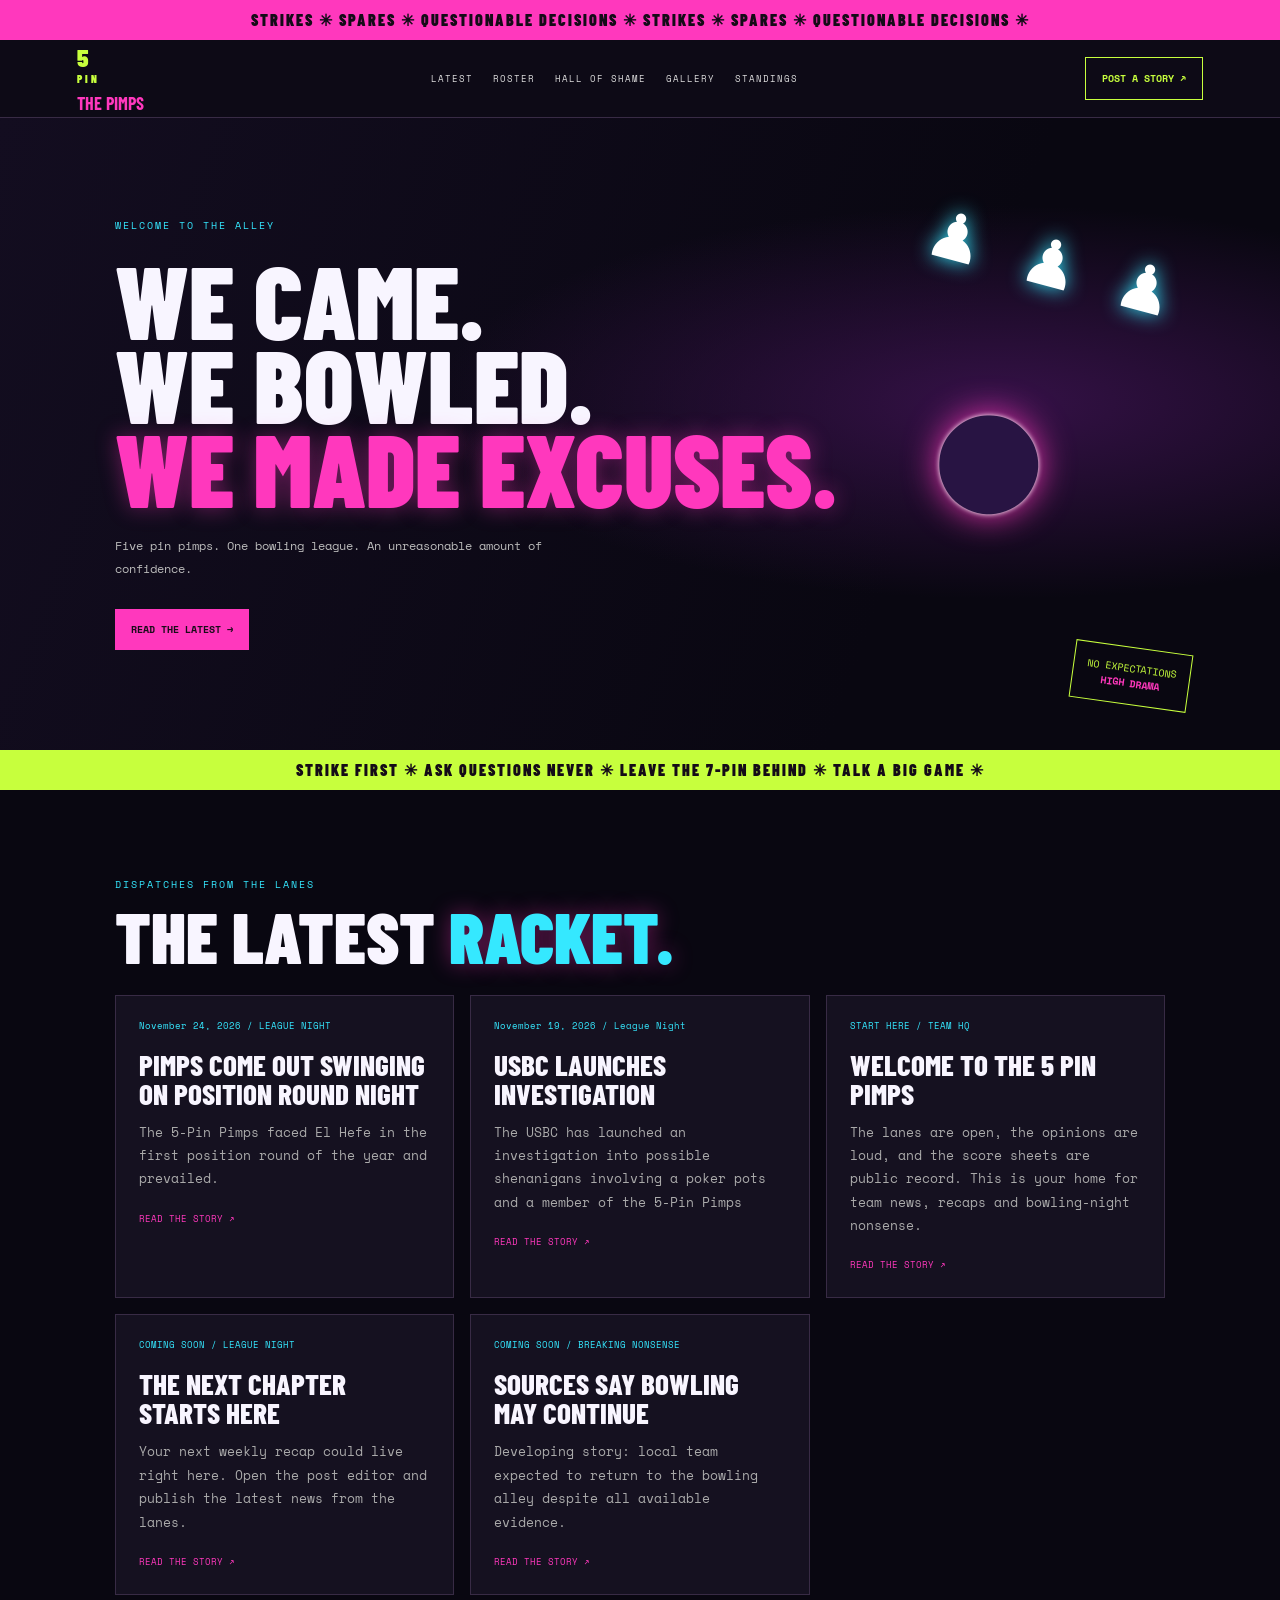
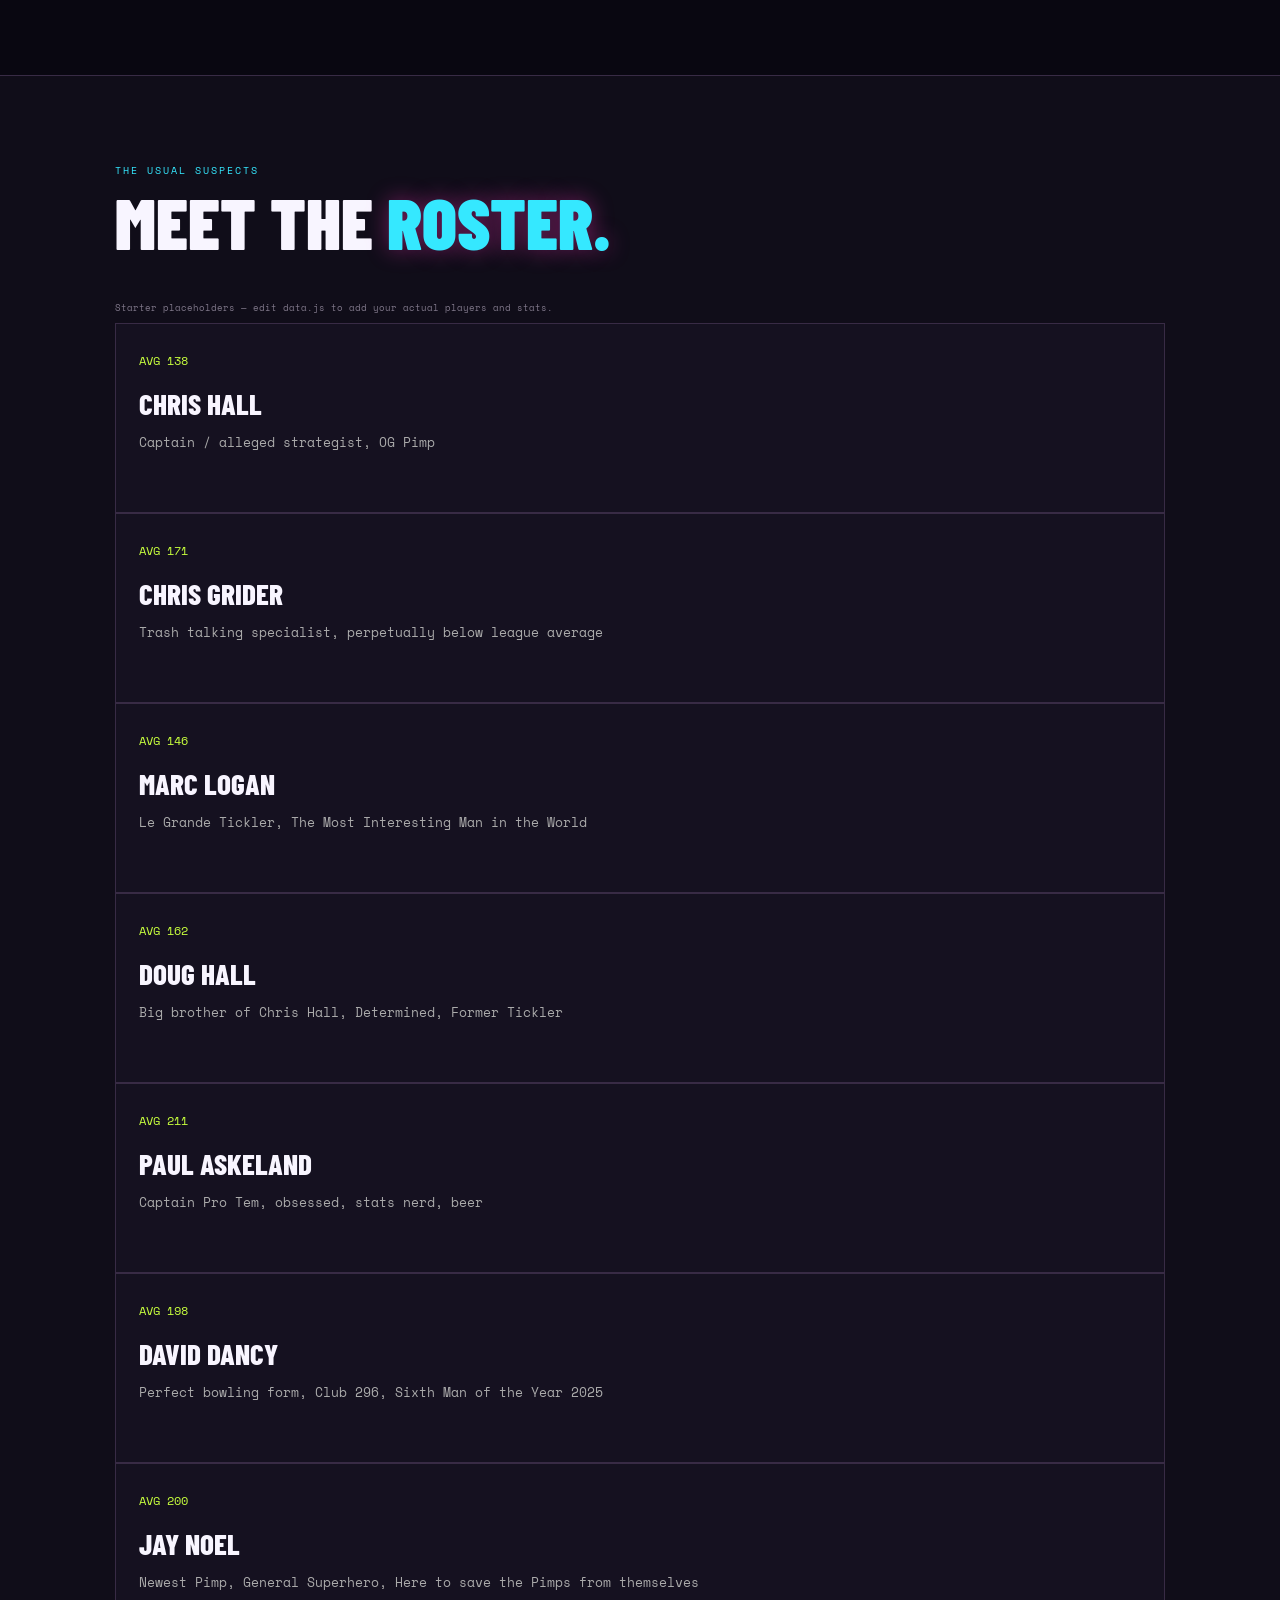
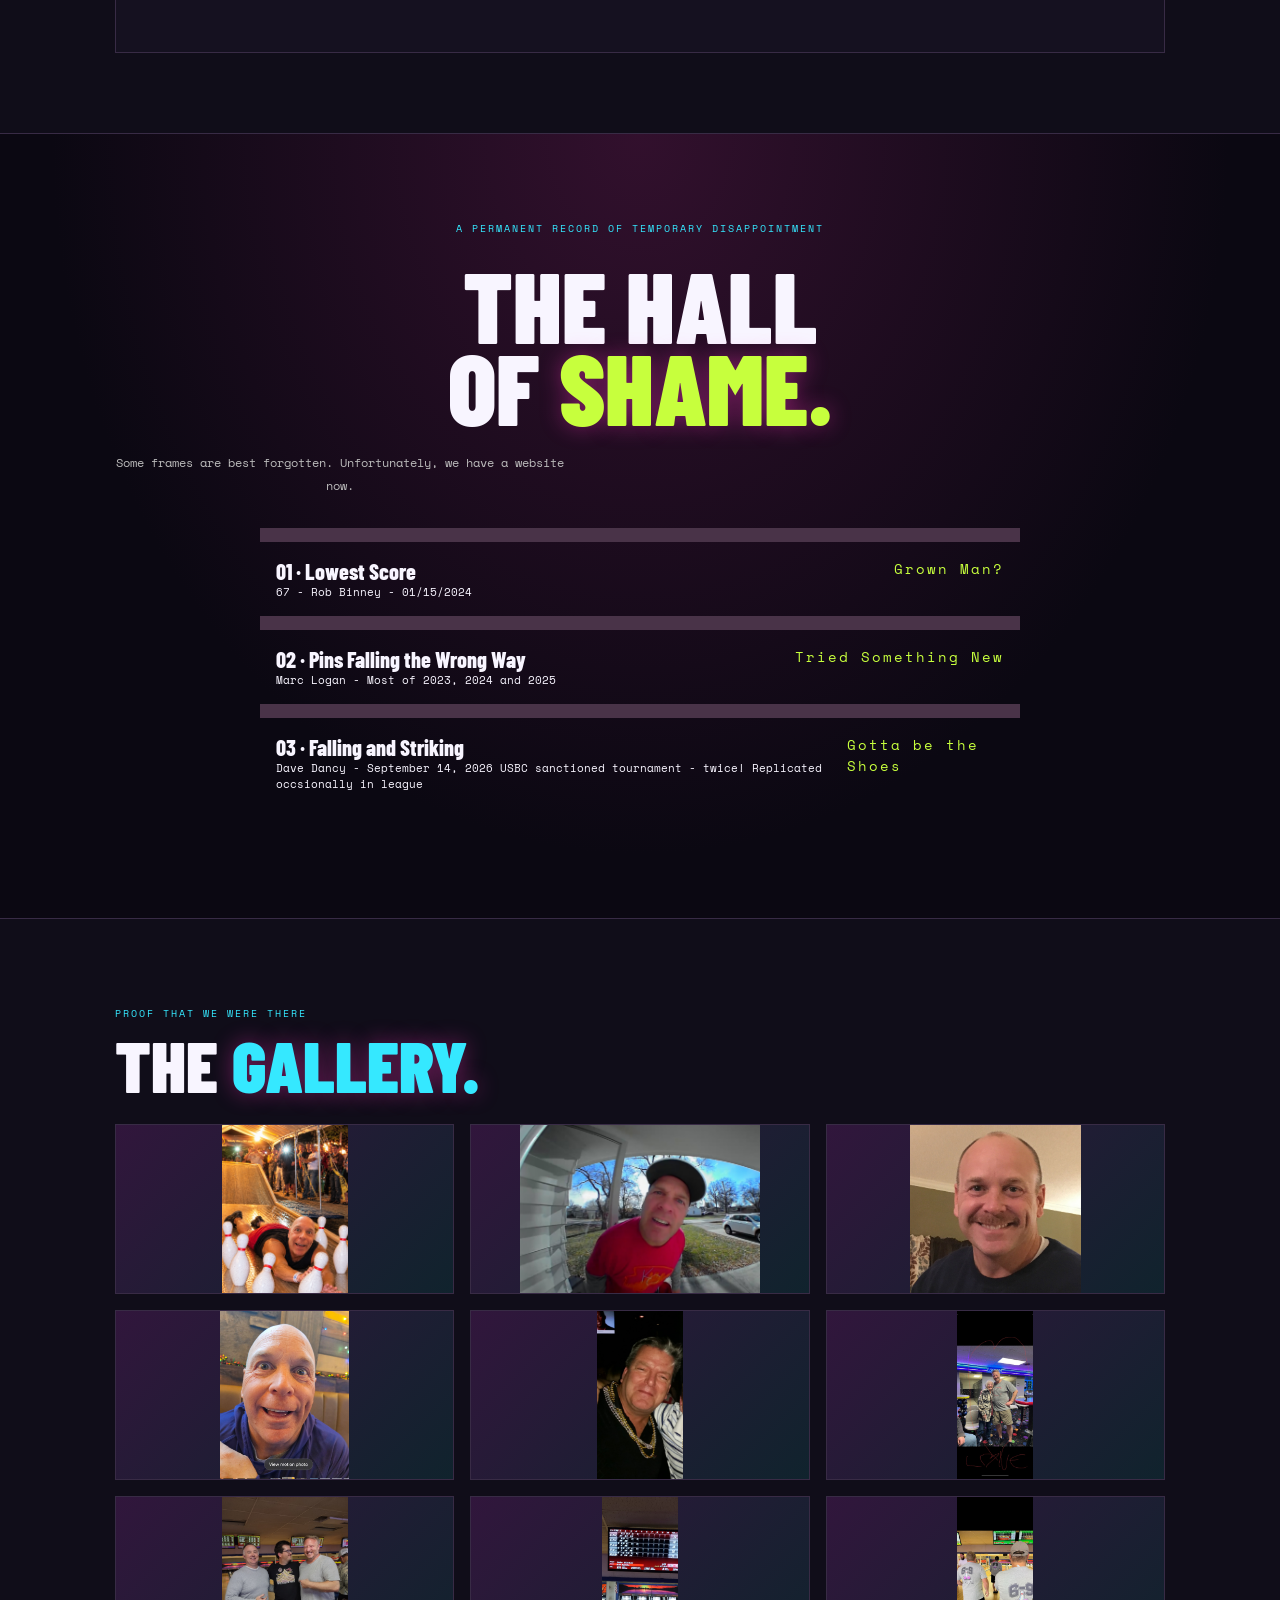
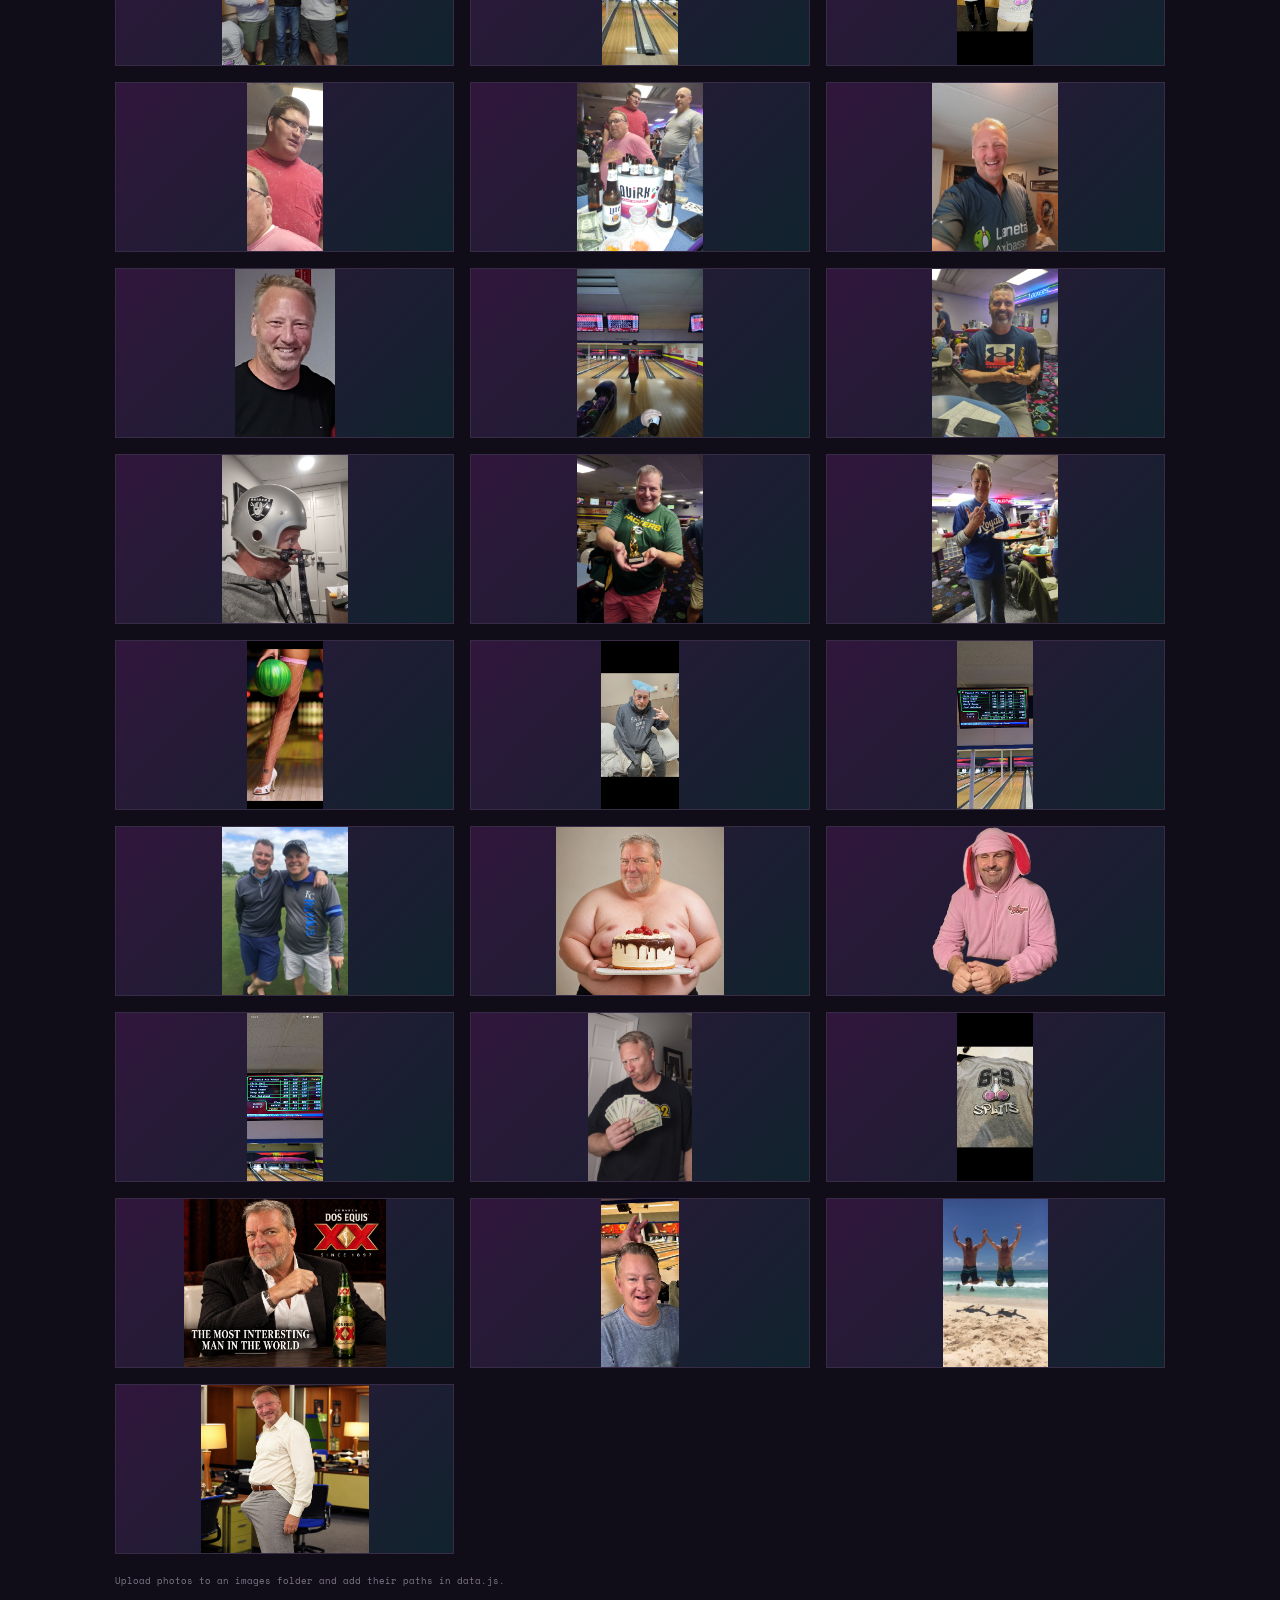
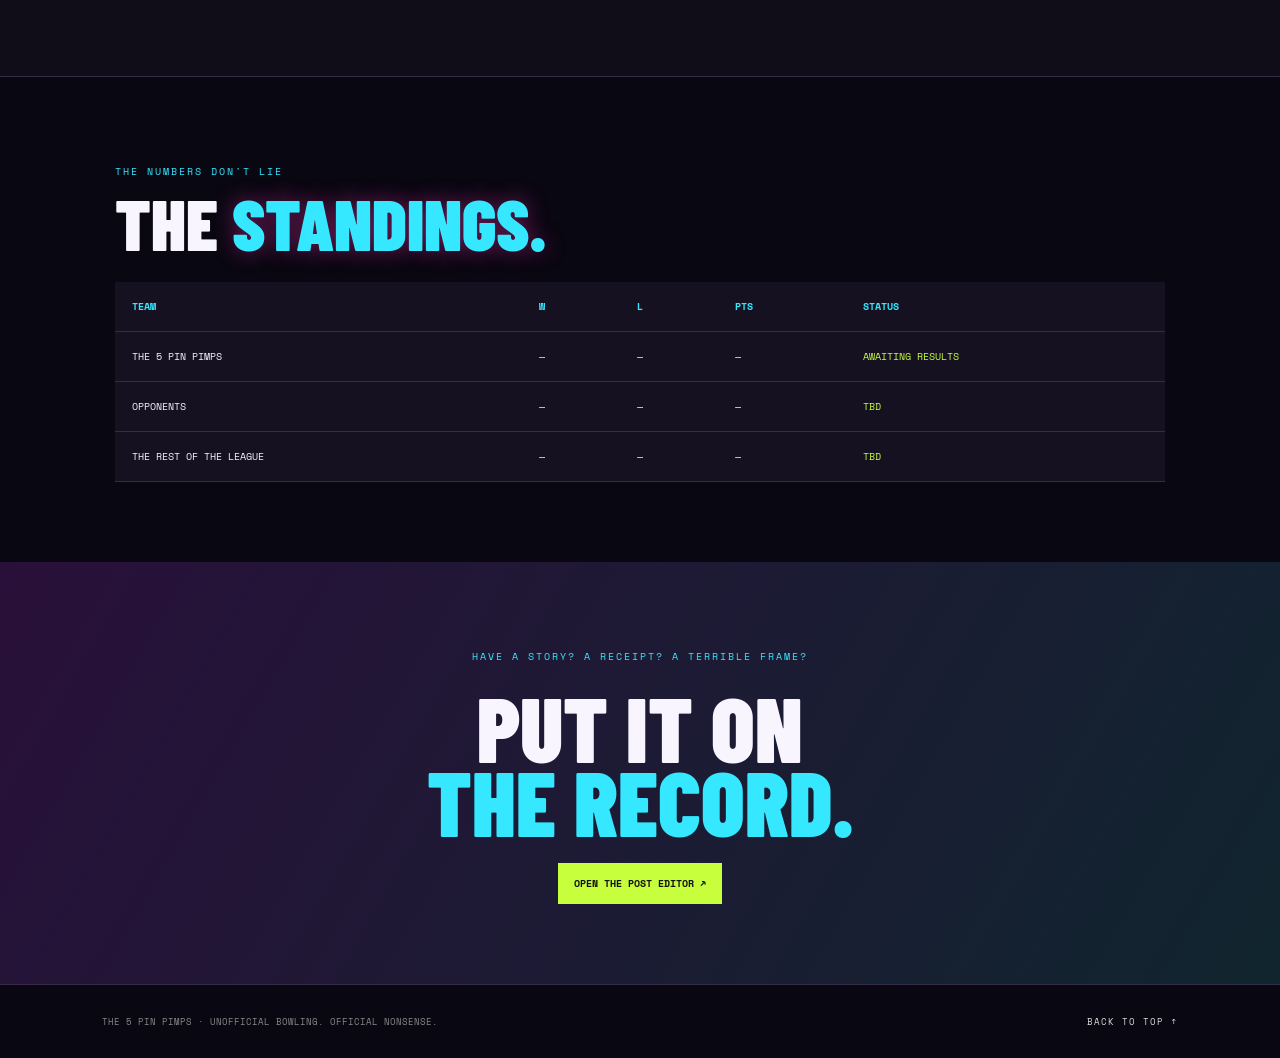
<file: index.html>
<!doctype html><html lang="en"><head><meta charset="utf-8"><meta name="viewport" content="width=device-width,initial-scale=1"><title>The 5 Pin Pimps</title><link rel="stylesheet" href="style.css"></head><body>
<div class="ticker">STRIKES ✳ SPARES ✳ QUESTIONABLE DECISIONS ✳ STRIKES ✳ SPARES ✳ QUESTIONABLE DECISIONS ✳</div>
<header><a class="logo" href="#">5<span>PIN</span> <b>THE PIMPS</b></a><nav><a href="#news">LATEST</a><a href="#roster">ROSTER</a><a href="#shame">HALL OF SHAME</a><a href="#gallery">GALLERY</a><a href="#standings">STANDINGS</a></nav><a class="button" href="editor.html">POST A STORY ↗</a></header>
<section class="hero"><div class="eyebrow">WELCOME TO THE ALLEY</div><h1>WE CAME.<br>WE BOWLED.<br><em>WE MADE EXCUSES.</em></h1><p>Five pin pimps. One bowling league. An unreasonable amount of confidence.</p><a class="button pink" href="#news">READ THE LATEST →</a><div class="ball">●</div><div class="pin-art">♟ ♟ ♟</div><div class="stamp">NO EXPECTATIONS<br><b>HIGH DRAMA</b></div></section>
<div class="ticker lime">STRIKE FIRST ✳ ASK QUESTIONS NEVER ✳ LEAVE THE 7-PIN BEHIND ✳ TALK A BIG GAME ✳</div>
<section id="news"><div class="heading"><small>DISPATCHES FROM THE LANES</small><h2>THE LATEST <em>RACKET.</em></h2></div><div id="posts" class="cards"></div></section>
<section id="roster" class="dark"><div class="heading"><small>THE USUAL SUSPECTS</small><h2>MEET THE <em>ROSTER.</em></h2></div><div id="roster" class="cards roster"></div><p class="hint">Starter placeholders — edit data.js to add your actual players and stats.</p></section>
<section id="shame" class="shame"><small>A PERMANENT RECORD OF TEMPORARY DISAPPOINTMENT</small><h2>THE HALL<br>OF <em>SHAME.</em></h2><p>Some frames are best forgotten. Unfortunately, we have a website now.</p><div id="shame-list"></div></section>
<section id="gallery" class="dark"><div class="heading"><small>PROOF THAT WE WERE THERE</small><h2>THE <em>GALLERY.</em></h2></div><div id="gallery-list" class="cards"></div><p class="hint">Upload photos to an images folder and add their paths in data.js.</p></section>
<section id="standings"><div class="heading"><small>THE NUMBERS DON'T LIE</small><h2>THE <em>STANDINGS.</em></h2></div><div class="tablewrap"><table><thead><tr><th>TEAM</th><th>W</th><th>L</th><th>PTS</th><th>STATUS</th></tr></thead><tbody id="table"></tbody></table></div></section>
<section class="closer"><small>HAVE A STORY? A RECEIPT? A TERRIBLE FRAME?</small><h2>PUT IT ON<br><em>THE RECORD.</em></h2><a class="button limebtn" href="editor.html">OPEN THE POST EDITOR ↗</a></section>
<footer>THE 5 PIN PIMPS · UNOFFICIAL BOWLING. OFFICIAL NONSENSE. <a href="#">BACK TO TOP ↑</a></footer>
<script src="data.js"></script><script src="posts.js"></script><script src="app.js"></script></body></html>
</file>
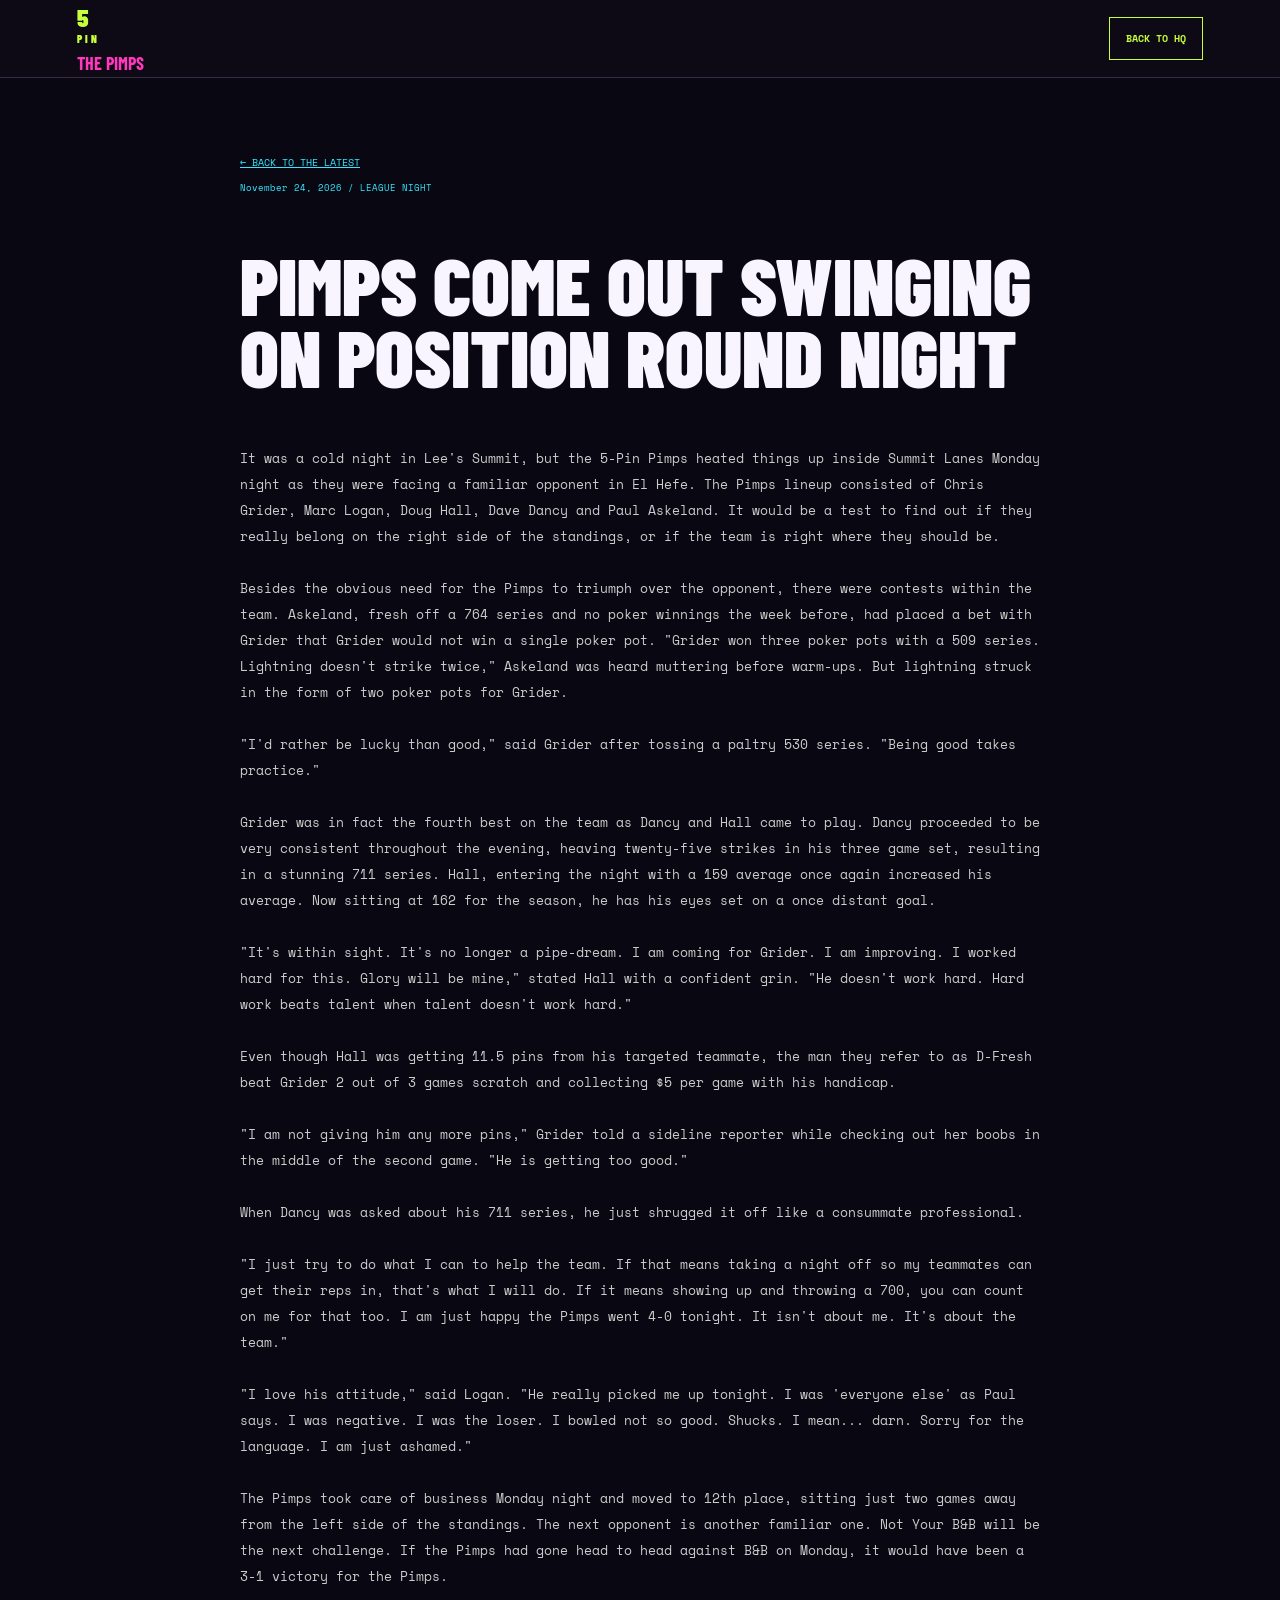
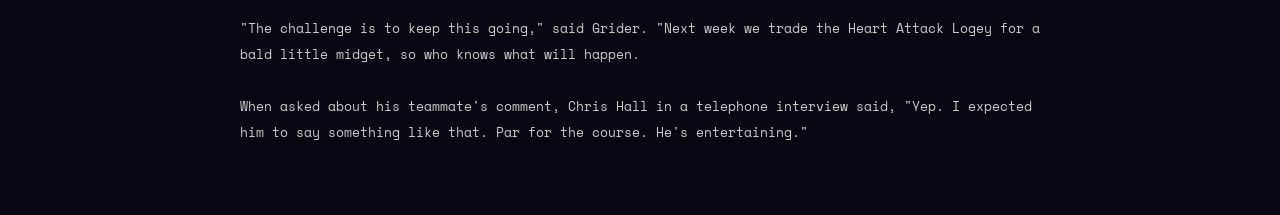
<file: article.html>
<!doctype html><html><head><meta charset="utf-8"><meta name="viewport" content="width=device-width,initial-scale=1"><title>Story — The 5 Pin Pimps</title><link rel="stylesheet" href="style.css"><style>main{max-width:850px;margin:70px auto;padding:0 25px;min-height:65vh}h1{font:900 clamp(45px,8vw,80px)/.9 'Barlow Condensed';text-transform:uppercase}.body{white-space:pre-wrap;color:#ccc;font-size:13px;line-height:2}.back{color:var(--cyan);font-size:10px}</style></head><body><header><a class="logo" href="index.html">5<span>PIN</span> <b>THE PIMPS</b></a><a class="button" href="index.html">BACK TO HQ</a></header><main><a class="back" href="index.html#news">← BACK TO THE LATEST</a><p id="meta" class="meta"></p><h1 id="title">Loading...</h1><div id="body" class="body"></div></main><script src="posts.js"></script><script>let p=PIMP_POSTS[Number(new URLSearchParams(location.search).get('id'))];if(p){document.title=p.title;document.getElementById('meta').textContent=p.date+' / '+p.category;document.getElementById('title').textContent=p.title;document.getElementById('body').textContent=p.body||p.excerpt}else{document.getElementById('title').textContent='Story not found'}</script></body></html>
</file>
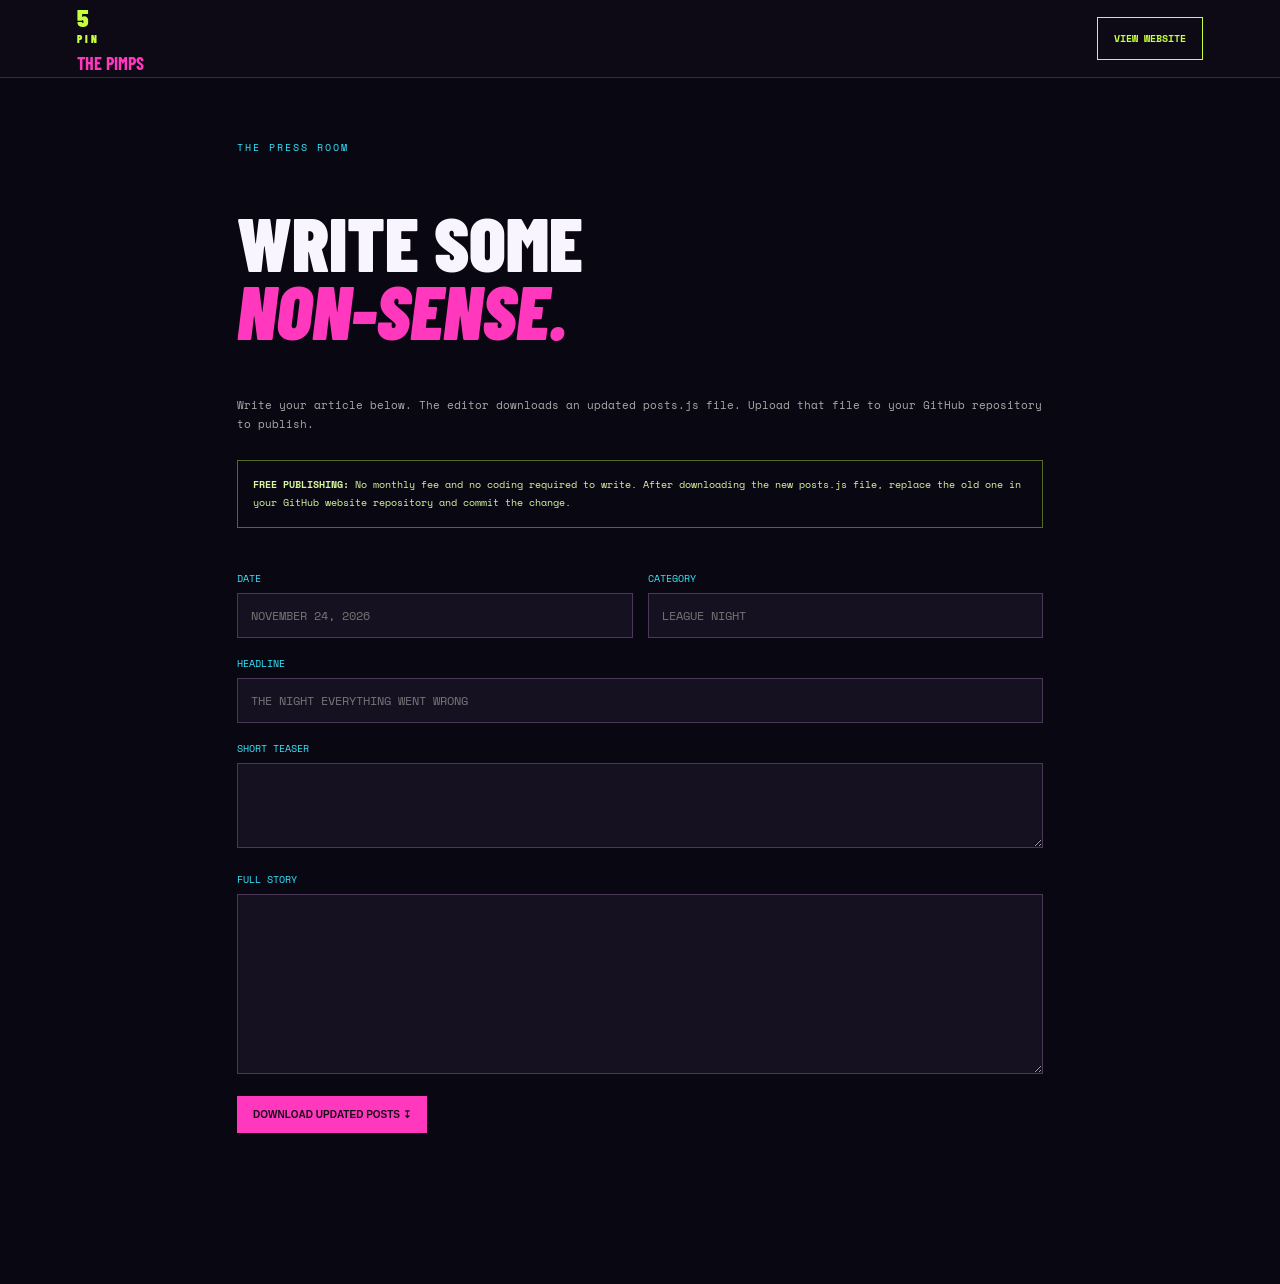
<file: editor.html>
<!doctype html><html><head><meta charset="utf-8"><meta name="viewport" content="width=device-width,initial-scale=1"><title>Post Editor — 5 Pin Pimps</title><link rel="stylesheet" href="style.css"><style>main{max-width:850px;margin:55px auto;padding:0 22px 80px}h1{font:900 clamp(48px,8vw,76px)/.9 'Barlow Condensed'}label{display:block;color:var(--cyan);font-size:10px;margin:18px 0 7px}input,textarea{width:100%;padding:13px;background:#151120;border:1px solid #493957;color:white;font:12px 'Space Mono'}textarea{min-height:180px}.row{display:grid;grid-template-columns:1fr 1fr;gap:15px}.notice{border:1px solid #c7ff3d66;padding:15px;color:#d9f7a2;font-size:10px;line-height:1.8;margin:25px 0}button{cursor:pointer}@media(max-width:600px){.row{grid-template-columns:1fr}}</style></head><body><header><a class="logo" href="index.html">5<span>PIN</span> <b>THE PIMPS</b></a><a class="button" href="index.html">VIEW WEBSITE</a></header><main><small>THE PRESS ROOM</small><h1>WRITE SOME<br><em style="color:var(--pink)">NON-SENSE.</em></h1><p style="color:#aaa;font-size:11px;line-height:1.8">Write your article below. The editor downloads an updated posts.js file. Upload that file to your GitHub repository to publish.</p><div class="notice"><b>FREE PUBLISHING:</b> No monthly fee and no coding required to write. After downloading the new posts.js file, replace the old one in your GitHub website repository and commit the change.</div><form id="form"><div class="row"><div><label>DATE</label><input id="date" placeholder="NOVEMBER 24, 2026" required></div><div><label>CATEGORY</label><input id="category" placeholder="LEAGUE NIGHT" required></div></div><label>HEADLINE</label><input id="title" placeholder="THE NIGHT EVERYTHING WENT WRONG" required><label>SHORT TEASER</label><textarea id="excerpt" style="min-height:85px" required></textarea><label>FULL STORY</label><textarea id="body" required></textarea><p><button class="button pink" type="submit">DOWNLOAD UPDATED POSTS ↧</button></p></form><p id="status" style="color:var(--lime);font-size:10px"></p></main><script src="posts.js"></script><script>document.getElementById('form').addEventListener('submit',e=>{e.preventDefault();let p={date:date.value.trim(),category:category.value.trim(),title:title.value.trim(),excerpt:excerpt.value.trim(),body:body.value.trim()};let all=[p,...PIMP_POSTS];let js='window.PIMP_POSTS = '+JSON.stringify(all,null,2)+';';let a=document.createElement('a');a.href=URL.createObjectURL(new Blob([js],{type:'text/javascript'}));a.download='posts.js';a.click();URL.revokeObjectURL(a.href);document.getElementById('status').textContent='Downloaded posts.js. Replace the old file in your GitHub repository to publish.';});</script></body></html>
</file>
<file: style.css>
@import url('https://fonts.googleapis.com/css2?family=Barlow+Condensed:wght@600;700;800;900&family=Space+Mono:wght@400;700&display=swap');
:root{--bg:#090711;--panel:#151120;--pink:#ff38bd;--cyan:#35e8ff;--lime:#c7ff3d;--line:#382b45}*{box-sizing:border-box}html{scroll-behavior:smooth}body{margin:0;background:var(--bg);color:#f8f5ff;font-family:'Space Mono',monospace}.ticker{background:var(--pink);color:#140b17;padding:10px;text-align:center;font:900 16px 'Barlow Condensed';letter-spacing:2px}.ticker.lime{background:var(--lime)}header{height:78px;padding:0 6%;display:flex;align-items:center;justify-content:space-between;background:#0d0a16;position:sticky;top:0;z-index:5;border-bottom:1px solid var(--line)}.logo{font:900 25px 'Barlow Condensed';color:var(--lime);text-decoration:none}.logo span{font-size:11px;display:block;letter-spacing:3px}.logo b{color:var(--pink);font-size:18px}nav{display:flex;gap:20px}nav a,footer a{font-size:9px;color:#ddd;text-decoration:none;letter-spacing:1px}.button{display:inline-block;padding:13px 16px;border:1px solid var(--lime);color:var(--lime);text-decoration:none;font-size:10px;font-weight:bold}.hero{position:relative;overflow:hidden;min-height:580px;padding:100px 9%;background:radial-gradient(ellipse at 78% 45%,#351147,transparent 40%),linear-gradient(110deg,#130d20,#090711 70%)}.eyebrow,small{color:var(--cyan);letter-spacing:2px;font-size:10px}.hero h1,.heading h2,.shame h2,.closer h2{font:900 clamp(58px,8vw,105px)/.82 'Barlow Condensed';margin:25px 0}.hero h1 em,.heading em,.shame em{color:var(--pink);font-style:normal;text-shadow:0 0 22px #ff38bd66}.hero p,.shame p{font-size:12px;color:#bbb;max-width:450px;line-height:1.9;margin-bottom:28px}.pink{background:var(--pink);color:#190c19;border:0}.ball{position:absolute;right:18%;top:155px;font-size:230px;color:#281443;text-shadow:0 0 5px white,0 0 35px var(--pink);transform:rotate(-20deg)}.pin-art{position:absolute;right:8%;top:95px;font-size:65px;color:white;text-shadow:0 0 20px var(--cyan);transform:rotate(15deg)}.stamp{position:absolute;right:7%;bottom:45px;border:1px solid var(--lime);color:var(--lime);padding:13px;transform:rotate(8deg);font-size:10px;text-align:center}.stamp b{color:var(--pink)}section{padding:80px 9%}.heading{margin-bottom:30px}.heading h2{font-size:clamp(48px,6vw,72px);margin:12px 0}.heading em{color:var(--cyan)}.cards{display:grid;grid-template-columns:repeat(3,1fr);gap:16px}.card{background:var(--panel);border:1px solid var(--line);padding:23px;min-height:190px}.card h3{font:800 29px/1 'Barlow Condensed';text-transform:uppercase;margin:18px 0 10px}.card p{font-size:13px;line-height:1.8;color:#aaa}.meta{color:var(--cyan);font-size:9px}.read{color:var(--pink);font-size:9px;text-decoration:none}.dark{background:#100d19;border-block:1px solid var(--line)}.roster{grid-template-columns:repeat(5,1fr)}.roster .card{min-height:150px}.roster h3{font-size:23px}.avg{color:var(--lime);font-size:12px}.hint{font-size:9px;color:#81798b;margin-top:20px}.shame{text-align:center;background:radial-gradient(ellipse at center top,#32102d,#0b0812 65%)}.shame h2{font-size:clamp(65px,9vw,100px)}.shame em{color:var(--lime)}#shame-list{max-width:760px;margin:30px auto;text-align:left}.shameitem{padding:16px;border-top:14px solid #493348;display:flex;justify-content:space-between;gap:15px;font-size:11px}.shameitem b{font:800 22px 'Barlow Condensed';display:block}.shameitem small{font-size:14px;color:var(--lime)}.gallerytile{min-height:170px;display:grid;place-items:center;background:linear-gradient(135deg,#31163c,#10232d);border:1px solid var(--line);font:900 26px 'Barlow Condensed';text-align:center;position:relative}.gallerytile img{width:100%;height:100%;object-fit:contain;position:absolute}.tablewrap{overflow:auto}table{width:100%;border-collapse:collapse;background:var(--panel);font-size:10px}td,th{padding:17px;border-bottom:1px solid var(--line);text-align:left}th{color:var(--cyan)}td:last-child{color:var(--lime)}.closer{text-align:center;background:linear-gradient(120deg,#29103a,#10252e)}.closer h2{font-size:clamp(60px,8vw,90px)}.closer em{color:var(--cyan);font-style:normal}.limebtn{background:var(--lime);color:#111;border:0}footer{padding:30px 8%;display:flex;justify-content:space-between;color:#888;font-size:9px;border-top:1px solid var(--line)}@media(max-width:760px){header{padding:0 5%;height:auto;min-height:70px;flex-wrap:wrap}nav{order:3;width:100%;padding:10px 0;overflow:auto}nav a{white-space:nowrap;font-size:8px}.hero{padding:75px 7%;min-height:610px}.hero h1{font-size:62px}.ball{right:-5%;top:310px;font-size:170px;opacity:.6}.pin-art{right:3%;top:275px;font-size:42px}.stamp{right:5%;bottom:25px}section{padding:60px 7%}.cards{grid-template-columns:1fr}.roster{grid-template-columns:repeat(2,1fr)}footer{gap:15px;flex-wrap:wrap}}
</file>
